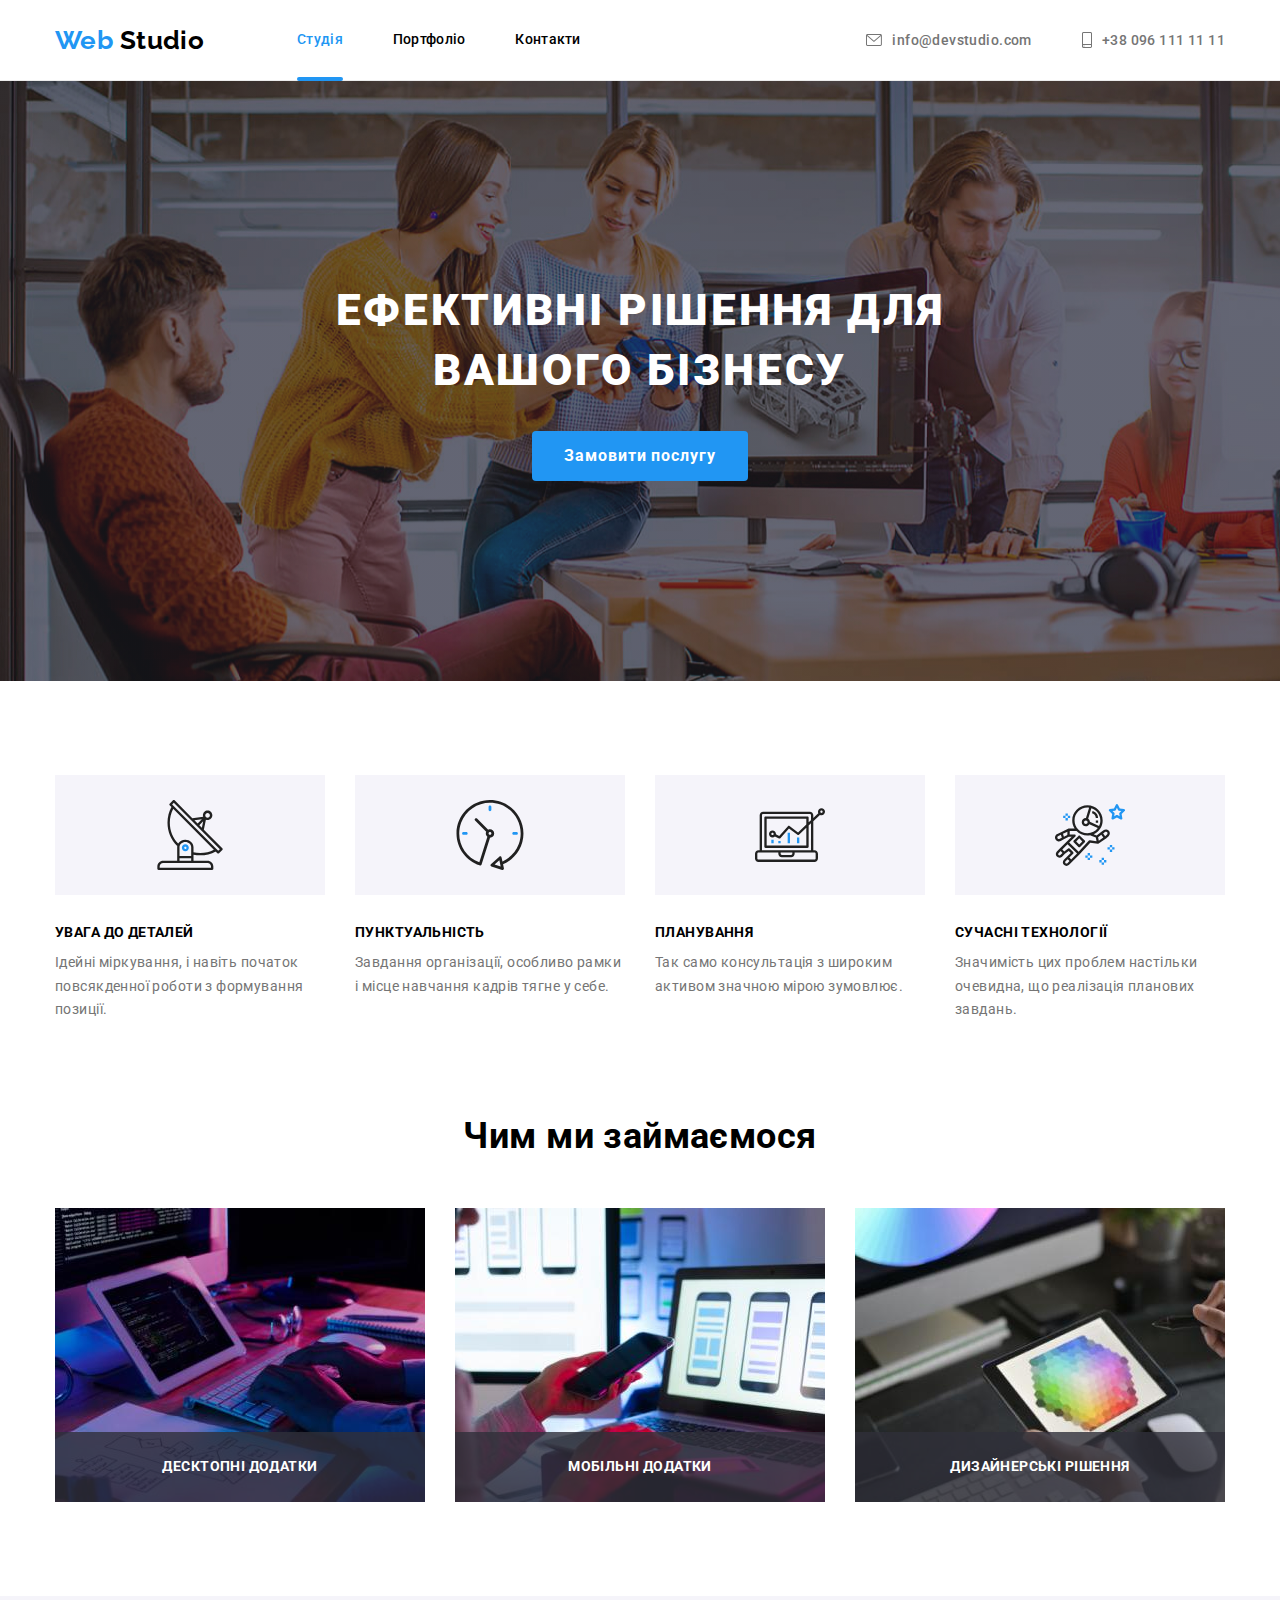
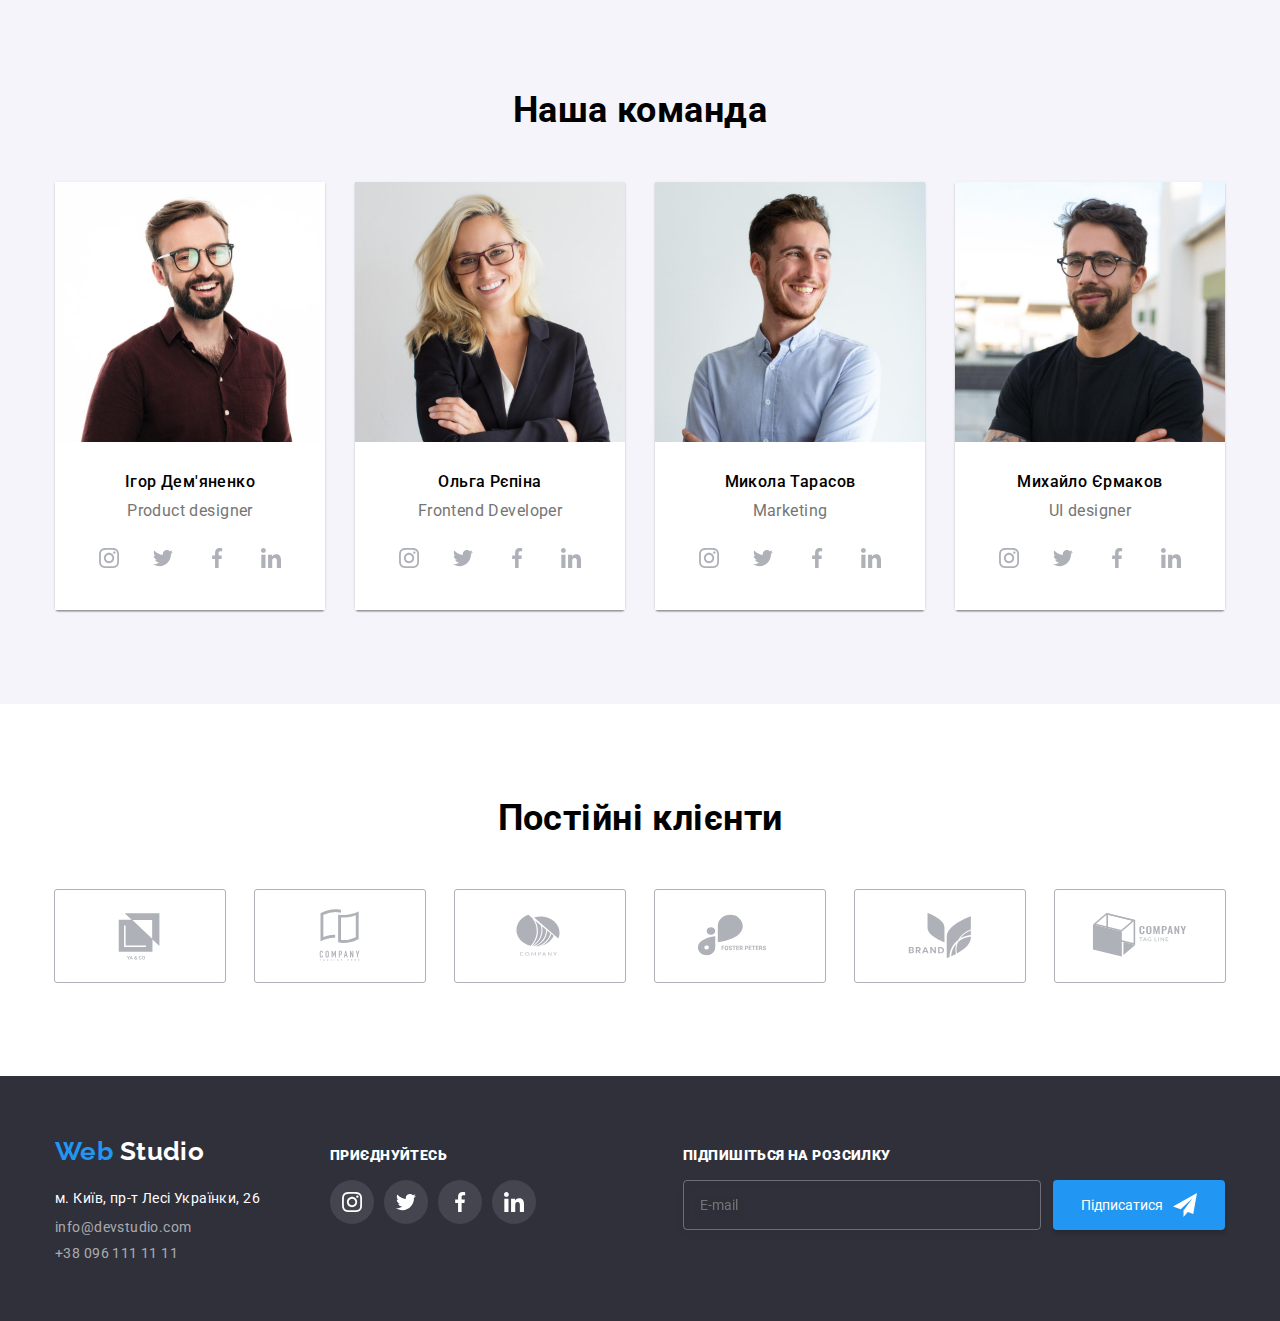
<file: index.html>
<!DOCTYPE html>
<html lang="uk">
	<head>
		<meta charset="UTF-8" />
		<meta http-equiv="X-UA-Compatible" content="IE=edge" />
		<meta name="viewport" content="width=device-width, initial-scale=1.0" />
		<title>Студія</title>
		<link href="https://fonts.googleapis.com/css2?family=Raleway:wght@700&family=Roboto:wght@400;500;700;900&display=swap" rel="stylesheet" />
		<link rel="stylesheet" href="css/normalize.css" />
		<link rel="stylesheet" href="css/styles.css" />
	</head>
	<body>
		<header class="header">
			<div class="container">
				<nav class="nav">
					<a href="#" class="logo">
						<span class="logo__blue">Web</span>
						Studio
					</a>
					<ul class="nav__list list">
						<li class="nav__list__item"><a href="#" class="nav__list__item__link current link">Студія</a></li>
						<li class="nav__list__item">
							<a href="./portfolio.html" class="nav__list__item__link link">Портфоліо</a>
						</li>
						<li class="nav__list__item"><a href="#" class="nav__list__item__link link">Контакти</a></li>
					</ul>
				</nav>
				<ul class="contacts-list list">
					<li class="contacts-list__item">
						<a href="mailto:info@devstudio.com" class="mail contact">
							<svg class="mail-icon" width="16" height="12">
								<use href="./images/icons.svg#icon-envelope"></use>
							</svg>
							info@devstudio.com
						</a>
					</li>
					<li class="contacts-list__item">
						<a href="tel:+380961111111" class="tel contact">
							<svg class="tel-icon" width="10" height="16">
								<use href="./images/icons.svg#icon-smartphone"></use>
							</svg>
							+38 096 111 11 11
						</a>
					</li>
				</ul>
			</div>
		</header>
		<main>
			<section class="hero section">
				<h1 class="hero__title">Ефективні рішення для вашого бізнесу</h1>
				<button data-modal-open type="button" class="hero__button">Замовити послугу</button>
			</section>
			<section class="benefits section">
				<div class="container">
					<h1 class="visually-hidden">Наші переваги</h1>
					<ul class="benefits__list list">
						<li class="benefits__list__item">
							<div class="benefits__list__icon">
								<svg width="70" height="70">
									<use href="./images/icons.svg#icon-antenna-1"></use>
								</svg>
							</div>
							<div class="benefit">
								<h3 class="benefit__title">УВАГА ДО ДЕТАЛЕЙ</h3>
								<p class="benefit__text">Ідейні міркування, і навіть початок повсякденної роботи з формування позиції.</p>
							</div>
						</li>
						<li class="benefits__list__item">
							<div class="benefits__list__icon">
								<svg width="70" height="70">
									<use href="./images/icons.svg#icon-clock-1"></use>
								</svg>
							</div>
							<div class="benefit">
								<h3 class="benefit__title">ПУНКТУАЛЬНІСТЬ</h3>
								<p class="benefit__text">Завдання організації, особливо рамки і місце навчання кадрів тягне у себе.</p>
							</div>
						</li>
						<li class="benefits__list__item">
							<div class="benefits__list__icon">
								<svg width="70" height="70">
									<use href="./images/icons.svg#icon-diagram-1"></use>
								</svg>
							</div>
							<div class="benefit">
								<h3 class="benefit__title">ПЛАНУВАННЯ</h3>
								<p class="benefit__text">Так само консультація з широким активом значною мірою зумовлює.</p>
							</div>
						</li>
						<li class="benefits__list__item">
							<div class="benefits__list__icon">
								<svg width="70" height="70">
									<use href="./images/icons.svg#icon-astronaut-1"></use>
								</svg>
							</div>
							<div class="benefit">
								<h3 class="benefit__title">СУЧАСНІ ТЕХНОЛОГІЇ</h3>
								<p class="benefit__text">Значимість цих проблем настільки очевидна, що реалізація планових завдань.</p>
							</div>
						</li>
					</ul>
				</div>
			</section>
			<section class="work section">
				<h2 class="work__title description">Чим ми займаємося</h2>
				<div class="container">
					<ul class="work__list list">
						<li class="work__item">
							<img src="images/box_1.jpg" alt="Розробка" width="370" />
							<p class="work__inscription">Десктопні додатки</p>
						</li>
						<li class="work__item">
							<img src="images/box_2.jpg" alt="Мультиплатформність" width="370" />
							<p class="work__inscription">Мобільні додатки</p>
						</li>
						<li class="work__item">
							<img src="images/box_3.jpg" alt="Дизайн" width="370" />
							<p class="work__inscription">Дизайнерські рішення</p>
						</li>
					</ul>
				</div>
			</section>
			<section class="team section">
				<div class="container">
					<h2 class="team__title description">Наша команда</h2>
					<ul class="team__list list">
						<li class="team__item">
							<img src="images/tc1.jpg" alt="Product designer" width="270" />
							<div class="person-card">
								<h3 class="team__name">Ігор Дем'яненко</h3>
								<p class="team__role">Product designer</p>
								<ul class="social-list list">
									<li>
										<a href="#" class="social-list__link">
											<svg class="social-list__link__icon" width="20" height="20">
												<use href="./images/icons.svg#icon-instagram-2"></use>
											</svg>
										</a>
									</li>
									<li>
										<a href="#" class="social-list__link">
											<svg class="social-list__link__icon" width="20" height="20">
												<use href="./images/icons.svg#icon-twitter-1"></use>
											</svg>
										</a>
									</li>
									<li>
										<a href="#" class="social-list__link">
											<svg class="social-list__link__icon" width="20" height="20">
												<use href="./images/icons.svg#icon-facebook-1"></use>
											</svg>
										</a>
									</li>
									<li>
										<a href="#" class="social-list__link">
											<svg class="social-list__link__icon" width="20" height="20">
												<use href="./images/icons.svg#icon-linkedin"></use>
											</svg>
										</a>
									</li>
								</ul>
							</div>
						</li>
						<li class="team__item">
							<img src="images/tc2.jpg" alt="Frontend Developer" width="270" />
							<div class="person-card">
								<h3 class="team__name">Ольга Рєпіна</h3>
								<p class="team__role">Frontend Developer</p>
								<ul class="social-list list">
									<li>
										<a href="#" class="social-list__link">
											<svg class="social-list__link__icon" width="20" height="20">
												<use href="./images/icons.svg#icon-instagram-2"></use>
											</svg>
										</a>
									</li>
									<li>
										<a href="#" class="social-list__link">
											<svg class="social-list__link__icon" width="20" height="20">
												<use href="./images/icons.svg#icon-twitter-1"></use>
											</svg>
										</a>
									</li>
									<li>
										<a href="#" class="social-list__link">
											<svg class="social-list__link__icon" width="20" height="20">
												<use href="./images/icons.svg#icon-facebook-1"></use>
											</svg>
										</a>
									</li>
									<li>
										<a href="#" class="social-list__link">
											<svg class="social-list__link__icon" width="20" height="20">
												<use href="./images/icons.svg#icon-linkedin"></use>
											</svg>
										</a>
									</li>
								</ul>
							</div>
						</li>
						<li class="team__item">
							<img src="images/tc3.jpg" alt="Marketing manager" width="270" />
							<div class="person-card">
								<h3 class="team__name">Микола Тарасов</h3>
								<p class="team__role">Marketing</p>
								<ul class="social-list list">
									<li>
										<a href="#" class="social-list__link">
											<svg class="social-list__link__icon" width="20" height="20">
												<use href="./images/icons.svg#icon-instagram-2"></use>
											</svg>
										</a>
									</li>
									<li>
										<a href="#" class="social-list__link">
											<svg class="social-list__link__icon" width="20" height="20">
												<use href="./images/icons.svg#icon-twitter-1"></use>
											</svg>
										</a>
									</li>
									<li>
										<a href="#" class="social-list__link">
											<svg class="social-list__link__icon" width="20" height="20">
												<use href="./images/icons.svg#icon-facebook-1"></use>
											</svg>
										</a>
									</li>
									<li>
										<a href="#" class="social-list__link">
											<svg class="social-list__link__icon" width="20" height="20">
												<use href="./images/icons.svg#icon-linkedin"></use>
											</svg>
										</a>
									</li>
								</ul>
							</div>
						</li>
						<li class="team__item">
							<img src="images/tc4.jpg" alt="UI designer" width="270" />
							<div class="person-card">
								<h3 class="team__name">Михайло Єрмаков</h3>
								<p class="team__role">UI designer</p>
								<ul class="social-list list">
									<li>
										<a href="#" class="social-list__link">
											<svg class="social-list__link__icon" width="20" height="20">
												<use href="./images/icons.svg#icon-instagram-2"></use>
											</svg>
										</a>
									</li>
									<li>
										<a href="#" class="social-list__link">
											<svg class="social-list__link__icon" width="20" height="20">
												<use href="./images/icons.svg#icon-twitter-1"></use>
											</svg>
										</a>
									</li>
									<li>
										<a href="#" class="social-list__link">
											<svg class="social-list__link__icon" width="20" height="20">
												<use href="./images/icons.svg#icon-facebook-1"></use>
											</svg>
										</a>
									</li>
									<li>
										<a href="#" class="social-list__link">
											<svg class="social-list__link__icon" width="20" height="20">
												<use href="./images/icons.svg#icon-linkedin"></use>
											</svg>
										</a>
									</li>
								</ul>
							</div>
						</li>
					</ul>
				</div>
			</section>
			<section class="clients section">
				<h2 class="clients__title description">Постійні клієнти</h2>
				<ul class="clients__list list">
					<li>
						<a href="#" class="clients__list__link">
							<svg class="clients__list__link__icon" width="106" height="60">
								<use href="./images/icons.svg#icon-Logo5"></use>
							</svg>
						</a>
					</li>
					<li>
						<a href="#" class="clients__list__link">
							<svg class="clients__list__link__icon" width="106" height="60">
								<use href="./images/icons.svg#icon-Logo4"></use>
							</svg>
						</a>
					</li>
					<li>
						<a href="#" class="clients__list__link">
							<svg class="clients__list__link__icon" width="106" height="60">
								<use href="./images/icons.svg#icon-Logo3"></use>
							</svg>
						</a>
					</li>
					<li>
						<a href="#" class="clients__list__link">
							<svg class="clients__list__link__icon" width="106" height="60">
								<use href="./images/icons.svg#icon-Logo2"></use>
							</svg>
						</a>
					</li>
					<li>
						<a href="#" class="clients__list__link">
							<svg class="clients__list__link__icon" width="106" height="60">
								<use href="./images/icons.svg#icon-Logo1"></use>
							</svg>
						</a>
					</li>
					<li>
						<a href="#" class="clients__list__link">
							<svg class="clients__list__link__icon" width="106" height="60">
								<use href="./images/icons.svg#icon-Logo6"></use>
							</svg>
						</a>
					</li>
				</ul>
			</section>
		</main>
		<footer class="footer">
			<div class="container">
				<div class="location">
					<a href="#" class="logo">
						<span class="logo__blue">Web</span>
						Studio
					</a>
					<address class="address">
						<ul class="address__list list">
							<li class="address__list__item">
								<a
									href="https://www.google.com.ua/maps/place/%D0%B1%D1%83%D0%BB.+%D0%9B%D0%B5%D1%81%D0%B8+%D0%A3%D0%BA%D1%80%D0%B0%D0%B8%D0%BD%D0%BA%D0%B8,+26,+%D0%9A%D0%B8%D0%B5%D0%B2,+02000/@50.4265841,30.5361918,17z/data=!3m1!4b1!4m5!3m4!1s0x40d4cf0e033ecbe9:0x57a4dffefec77da0!8m2!3d50.4265807!4d30.5383859?hl=ru"
									target="_blank"
									rel="noopener noreferrer"
									class="address__list__item__coor"
								>
									м. Київ, пр-т Лесі Українки, 26
								</a>
							</li>
							<li class="address__list__item">
								<a href="mailto:info@devstudio.com" class="address__list__item__mail contact">info@devstudio.com</a>
							</li>
							<li class="address__list__item"><a href="tel:+380961111111" class="address__list__item__tel contact">+38 096 111 11 11</a></li>
						</ul>
					</address>
				</div>
				<div class="social-container">
					<p class="social-container__title description"><b>Приєднуйтесь</b></p>
					<ul class="social-container__list">
						<li>
							<a href="#" class="social-container__list__link">
								<svg class="social-container__list__link__icon" width="20" height="20">
									<use href="./images/icons.svg#icon-instagram-2"></use>
								</svg>
							</a>
						</li>
						<li>
							<a href="#" class="social-container__list__link">
								<svg class="social-container__list__link__icon" width="20" height="20">
									<use href="./images/icons.svg#icon-twitter-1"></use>
								</svg>
							</a>
						</li>
						<li>
							<a href="#" class="social-container__list__link">
								<svg class="social-container__list__link__icon" width="20" height="20">
									<use href="./images/icons.svg#icon-facebook-1"></use>
								</svg>
							</a>
						</li>
						<li>
							<a href="#" class="social-container__list__link">
								<svg class="social-container__list__link__icon" width="20" height="20">
									<use href="./images/icons.svg#icon-linkedin"></use>
								</svg>
							</a>
						</li>
					</ul>
				</div>
				<div class="join-us">
					<p class="join-us__title description"><b>Підпишіться на розсилку</b></p>
					<form class="footer-form">
						<label>
							<input type="email" name="email" placeholder="E-mail" class="email" />
						</label>
						<button type="submit" class="subscribe">
							Підписатися
							<svg class="subscribe-icon" width="24" height="24">
								<use href="./images/icons.svg#icon-plane"></use>
							</svg>
						</button>
					</form>
				</div>
			</div>
		</footer>
		<div class="backdrop is-hidden" data-modal>
			<div class="modal">
				<form class="form-field">
					<p class="legend">Залиште свої дані, ми вам передзвонимо</p>
					<label class="human name">
						Ім'я
						<input type="text" name="name" class="person-input" required />
						<svg class="form-icon" width="18" height="18">
							<use href="./images/icons.svg#icon-id"></use>
						</svg>
					</label>
					<label class="human phone">
						Телефон
						<input type="text" name="phone" class="person-input" required />
						<svg class="form-icon" width="18" height="18">
							<use href="./images/icons.svg#icon-phone"></use>
						</svg>
					</label>
					<label class="human post">
						Пошта
						<input type="text" name="mail" class="person-input" required />
						<svg class="form-icon" width="18" height="18">
							<use href="./images/icons.svg#icon-convert"></use>
						</svg>
					</label>
					<label class="human feedback">
						Коментар
						<textarea class="feedback" placeholder="Введіть текст"></textarea>
					</label>
					<label class="form-agreement">
						<input type="checkbox" name="check" class="agreement-checkbox visually-hidden" required />
						<svg class="agreement-icon" width="16" height="15">
							<use href="./images/icons.svg#icon-square" class="agreement-icon-uncheck"></use>
							<use href="./images/icons.svg#icon-check" class="agreement-icon-check"></use>
						</svg>
						<p>
							Погоджуюся з розсилкою та приймаю
							<a href="#" class="agreement-link">Умови договору</a>
						</p>
					</label>
					<button type="submit" class="form-submit">Відправити</button>
				</form>
				<button class="close button" data-modal-close>
					<svg class="close-icon" width="18" height="18">
						<use href="./images/icons.svg#icon-close"></use>
					</svg>
				</button>
			</div>
		</div>
		<script src="./js/modal-file.js"></script>
	</body>
</html>
</file>
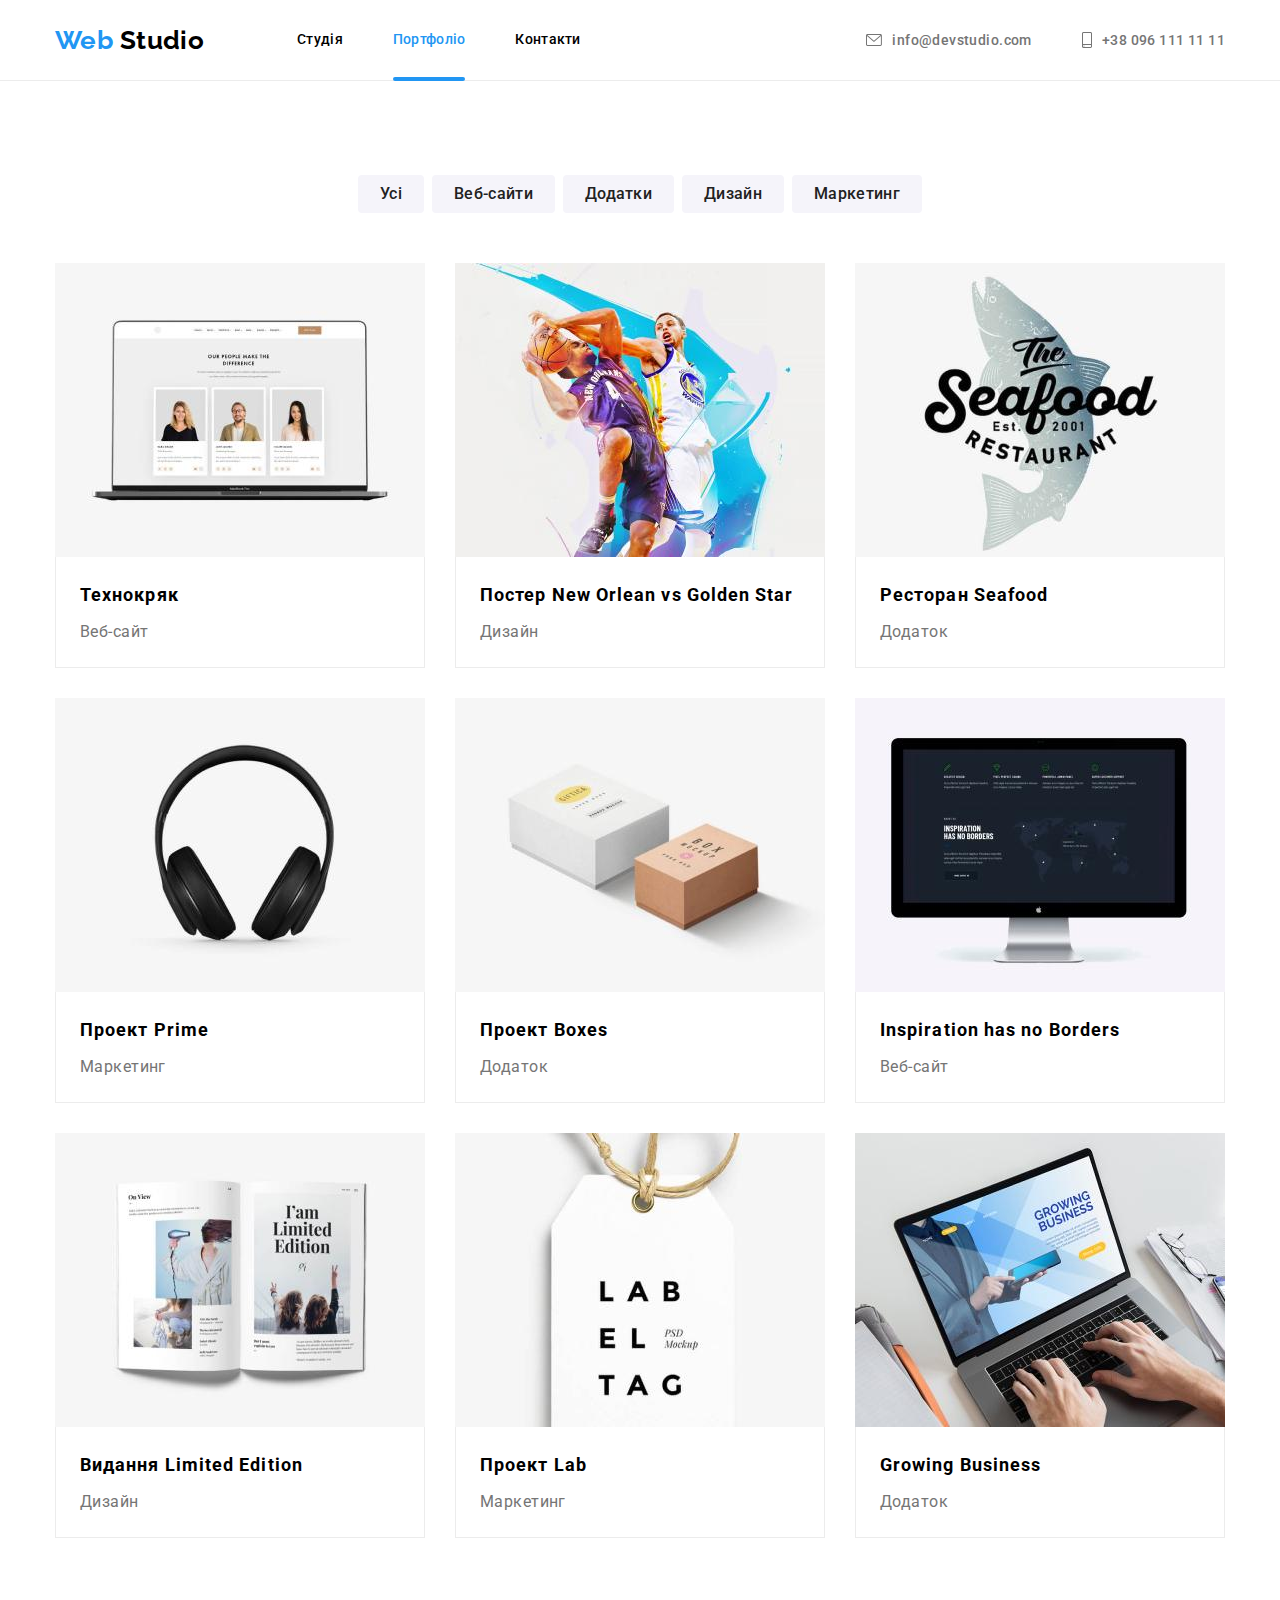
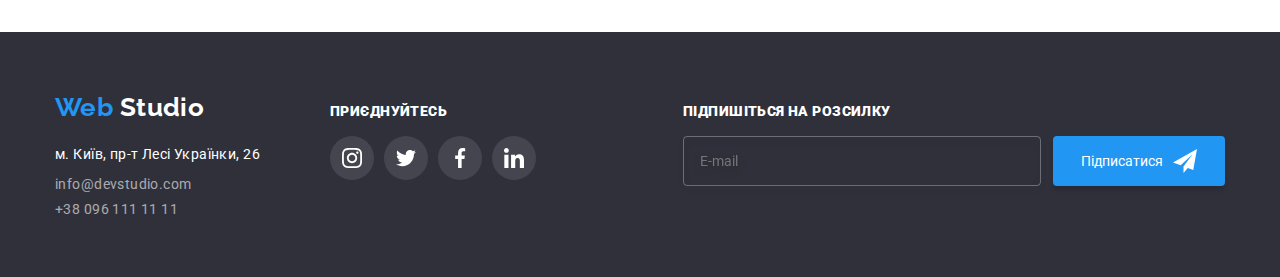
<file: portfolio.html>
<!DOCTYPE html>
<html lang="uk">
	<head>
		<meta charset="UTF-8" />
		<meta http-equiv="X-UA-Compatible" content="IE=edge" />
		<meta name="viewport" content="width=device-width, initial-scale=1.0" />
		<title>Портфоліо</title>
		<link href="https://fonts.googleapis.com/css2?family=Raleway:wght@700&family=Roboto:wght@400;500;700;900&display=swap" rel="stylesheet" />
		<link rel="stylesheet" href="css/normalize.css" />
		<link rel="stylesheet" href="css/styles.css" />
	</head>
	<body>
		<header class="header">
			<div class="container">
				<nav class="nav">
					<a href="#" class="logo">
						<span class="logo__blue">Web</span>
						Studio
					</a>
					<ul class="nav__list list">
						<li class="nav__list__item"><a href="./index.html" class="nav__list__item__link link">Студія</a></li>
						<li class="nav__list__item">
							<a href="#" class="nav__list__item__link current link">Портфоліо</a>
						</li>
						<li class="nav__list__item"><a href="#" class="nav__list__item__link link">Контакти</a></li>
					</ul>
				</nav>
				<ul class="contacts-list list">
					<li class="contacts-list__item">
						<a href="mailto:info@devstudio.com" class="mail contact">
							<svg class="mail-icon" width="16" height="12">
								<use href="./images/icons.svg#icon-envelope"></use>
							</svg>
							info@devstudio.com
						</a>
					</li>
					<li class="contacts-list__item">
						<a href="tel:+380961111111" class="tel contact">
							<svg class="tel-icon" width="10" height="16">
								<use href="./images/icons.svg#icon-smartphone"></use>
							</svg>
							+38 096 111 11 11
						</a>
					</li>
				</ul>
			</div>
		</header>
		<main>
			<section class="main section">
				<div class="container">
					<h1 class="visually-hidden">Наші роботи</h1>
					<ul class="buttons-list">
						<li><button type="button" class="button">Усі</button></li>
						<li><button type="button" class="button">Веб-сайти</button></li>
						<li><button type="button" class="button">Додатки</button></li>
						<li><button type="button" class="button">Дизайн</button></li>
						<li><button type="button" class="button">Маркетинг</button></li>
					</ul>
					<ul class="portfolio-list list">
						<li>
							<a href="#" class="portfolio-list__project-card">
								<div class="card-description">
									<img src="images/project0.jpg" alt="Проект веб-сайту" width="370" />
									<p class="floating-text">
										Ресурс пропонує комплексні пропозиції з різним рівнем функціоналу та сервісів. Все це дозволить відвідувачу отримати вичерпні відомості про
										компанію чи приватну особу.
									</p>
								</div>
								<div class="portfolio-list__card">
									<h3 class="portfolio-list__card__title">Технокряк</h3>
									<p class="portfolio-list__card__text">Веб-сайт</p>
								</div>
							</a>
						</li>
						<li>
							<a href="#" class="portfolio-list__project-card">
								<div class="card-description">
									<img src="images/project.jpg" alt="Постер матчу з баскетболу" width="370" />
									<p class="floating-text">
										Ресурс пропонує комплексні пропозиції з різним рівнем функціоналу та сервісів. Все це дозволить відвідувачу отримати вичерпні відомості про
										компанію чи приватну особу.
									</p>
								</div>
								<div class="portfolio-list__card">
									<h2 class="portfolio-list__card__title">Постер New Orlean vs Golden Star</h2>
									<p class="portfolio-list__card__text">Дизайн</p>
								</div>
							</a>
						</li>
						<li>
							<a href="#" class="portfolio-list__project-card">
								<div class="card-description">
									<img src="images/project1.jpg" alt="Лого ресторану морепродуктів" width="370" />
									<p class="floating-text">
										Ресурс пропонує комплексні пропозиції з різним рівнем функціоналу та сервісів. Все це дозволить відвідувачу отримати вичерпні відомості про
										компанію чи приватну особу.
									</p>
								</div>
								<div class="portfolio-list__card">
									<h3 class="portfolio-list__card__title">Ресторан Seafood</h3>
									<p class="portfolio-list__card__text">Додаток</p>
								</div>
							</a>
						</li>
						<li>
							<a href="#" class="portfolio-list__project-card">
								<div class="card-description">
									<img src="images/project2.jpg" alt="Навушники" width="370" />
									<p class="floating-text">
										Ресурс пропонує комплексні пропозиції з різним рівнем функціоналу та сервісів. Все це дозволить відвідувачу отримати вичерпні відомості про
										компанію чи приватну особу.
									</p>
								</div>
								<div class="portfolio-list__card">
									<h3 class="portfolio-list__card__title">Проект Prime</h3>
									<p class="portfolio-list__card__text">Маркетинг</p>
								</div>
							</a>
						</li>
						<li>
							<a href="#" class="portfolio-list__project-card">
								<div class="card-description">
									<img src="images/project3.jpg" alt="Дві коробки різного кольору" width="370" />
									<p class="floating-text">
										Ресурс пропонує комплексні пропозиції з різним рівнем функціоналу та сервісів. Все це дозволить відвідувачу отримати вичерпні відомості про
										компанію чи приватну особу.
									</p>
								</div>
								<div class="portfolio-list__card">
									<h3 class="portfolio-list__card__title">Проект Boxes</h3>
									<p class="portfolio-list__card__text">Додаток</p>
								</div>
							</a>
						</li>
						<li>
							<a href="#" class="portfolio-list__project-card">
								<div class="card-description">
									<img src="images/project4.jpg" alt="Монітор з картою світу" width="370" />
									<p class="floating-text">
										Ресурс пропонує комплексні пропозиції з різним рівнем функціоналу та сервісів. Все це дозволить відвідувачу отримати вичерпні відомості про
										компанію чи приватну особу.
									</p>
								</div>
								<div class="portfolio-list__card">
									<h3 class="portfolio-list__card__title">Inspiration has no Borders</h3>
									<p class="portfolio-list__card__text">Веб-сайт</p>
								</div>
							</a>
						</li>
						<li>
							<a href="#" class="portfolio-list__project-card">
								<div class="card-description">
									<img src="images/project5.jpg" alt="Відкритий глянцевий журнал" width="370" />
									<p class="floating-text">
										Ресурс пропонує комплексні пропозиції з різним рівнем функціоналу та сервісів. Все це дозволить відвідувачу отримати вичерпні відомості про
										компанію чи приватну особу.
									</p>
								</div>
								<div class="portfolio-list__card">
									<h3 class="portfolio-list__card__title">Видання Limited Edition</h3>
									<p class="portfolio-list__card__text">Дизайн</p>
								</div>
							</a>
						</li>
						<li>
							<a href="#" class="portfolio-list__project-card">
								<div class="card-description">
									<img src="images/project6.jpg" alt="Бірка з назвою проекту" width="370" />
									<p class="floating-text">
										Ресурс пропонує комплексні пропозиції з різним рівнем функціоналу та сервісів. Все це дозволить відвідувачу отримати вичерпні відомості про
										компанію чи приватну особу.
									</p>
								</div>
								<div class="portfolio-list__card">
									<h3 class="portfolio-list__card__title">Проект Lab</h3>
									<p class="portfolio-list__card__text">Маркетинг</p>
								</div>
							</a>
						</li>
						<li>
							<a href="#" class="portfolio-list__project-card">
								<div class="card-description">
									<img src="images/project7.jpg" alt="Людина працює у додатку за ноутбуком" width="370" />
									<p class="floating-text">
										Ресурс пропонує комплексні пропозиції з різним рівнем функціоналу та сервісів. Все це дозволить відвідувачу отримати вичерпні відомості про
										компанію чи приватну особу.
									</p>
								</div>
								<div class="portfolio-list__card">
									<h3 class="portfolio-list__card__title">Growing Business</h3>
									<p class="portfolio-list__card__text">Додаток</p>
								</div>
							</a>
						</li>
					</ul>
				</div>
			</section>
		</main>
		<footer class="footer">
			<div class="container">
				<div class="location">
					<a href="#" class="logo">
						<span class="logo__blue">Web</span>
						Studio
					</a>
					<address class="address">
						<ul class="address__list list">
							<li class="address__list__item">
								<a
									href="https://www.google.com.ua/maps/place/%D0%B1%D1%83%D0%BB.+%D0%9B%D0%B5%D1%81%D0%B8+%D0%A3%D0%BA%D1%80%D0%B0%D0%B8%D0%BD%D0%BA%D0%B8,+26,+%D0%9A%D0%B8%D0%B5%D0%B2,+02000/@50.4265841,30.5361918,17z/data=!3m1!4b1!4m5!3m4!1s0x40d4cf0e033ecbe9:0x57a4dffefec77da0!8m2!3d50.4265807!4d30.5383859?hl=ru"
									target="_blank"
									rel="noopener noreferrer"
									class="address__list__item__coor"
								>
									м. Київ, пр-т Лесі Українки, 26
								</a>
							</li>
							<li class="address__list__item">
								<a href="mailto:info@devstudio.com" class="address__list__item__mail contact">info@devstudio.com</a>
							</li>
							<li class="address__list__item"><a href="tel:+380961111111" class="address__list__item__tel contact">+38 096 111 11 11</a></li>
						</ul>
					</address>
				</div>
				<div class="social-container">
					<p class="social-container__title description"><b>Приєднуйтесь</b></p>
					<ul class="social-container__list">
						<li>
							<a href="#" class="social-container__list__link">
								<svg class="social-container__list__link__icon" width="20" height="20">
									<use href="./images/icons.svg#icon-instagram-2"></use>
								</svg>
							</a>
						</li>
						<li>
							<a href="#" class="social-container__list__link">
								<svg class="social-container__list__link__icon" width="20" height="20">
									<use href="./images/icons.svg#icon-twitter-1"></use>
								</svg>
							</a>
						</li>
						<li>
							<a href="#" class="social-container__list__link">
								<svg class="social-container__list__link__icon" width="20" height="20">
									<use href="./images/icons.svg#icon-facebook-1"></use>
								</svg>
							</a>
						</li>
						<li>
							<a href="#" class="social-container__list__link">
								<svg class="social-container__list__link__icon" width="20" height="20">
									<use href="./images/icons.svg#icon-linkedin"></use>
								</svg>
							</a>
						</li>
					</ul>
				</div>
				<div class="join-us">
					<p class="join-us__title description"><b>Підпишіться на розсилку</b></p>
					<form class="footer-form">
						<label>
							<input type="email" name="email" placeholder="E-mail" class="email" />
						</label>
						<button type="submit" class="subscribe">
							Підписатися
							<svg class="subscribe-icon" width="24" height="24">
								<use href="./images/icons.svg#icon-plane"></use>
							</svg>
						</button>
					</form>
				</div>
			</div>
		</footer>
	</body>
</html>
</file>
<file: css/styles.css>
:root {
	--main-background-color: #ffffff;
	--first-background-color: #2f303a;
	--second-background-color: #f5f4fa;
	--third-background-color: #2196f3;
	--inscription-bg: rgba(47, 48, 58, 0.8);
	--main-color: black;
	--first-color: #2196f3;
	--second-color: #757575;
	--third-color: rgba(255, 255, 255, 60%);
	--fourth-color: white;
	--border-color: #ececec;
	--second-border-color: #afb1b8;
	--fourth-background-color: rgba(255, 255, 255, 0.1);
	--color-hero: rgba(47, 48, 58, 0.4);
	--icons-color: #afb1b8;
	--portfolio-card: rgba(33, 150, 243, 0.9);
	--for-buttons: #212121;
	--input-border: rgba(33, 33, 33, 0.2);
	--form-button-hover: #188ce8;
}
*,
*:before,
*:after {
	box-sizing: border-box;
}
body {
	font-family: "Roboto", "Raleway", sans-serif;
	font-size: 14px;
	letter-spacing: 0.03em;
}

/* -----------UTILITIES----------- */
.list,
.buttons-list,
.social-container__list {
	list-style: none;
	margin: 0;
	padding: 0;
}
h1,
h2,
h3,
h4,
h5,
h6,
p {
	margin: 0;
	padding: 0;
}

.container {
	width: 1200px;
	padding: 0 15px;
	margin: 0 auto;
}

img {
	display: block;
	max-width: 100%;
	height: auto;
}

.visually-hidden {
	position: absolute;
	width: 1px;
	height: 1px;
	margin: -1px;
	border: 0;
	padding: 0;

	white-space: nowrap;
	clip-path: inset(100%);
	clip: rect(0 0 0 0);
	overflow: hidden;
}
.section {
	padding: 94px 0;
}

/* UTILITIES */

/* HEADER */

.header {
	border-bottom: 1px solid var(--border-color);
	padding: 0 25px;
}

.logo {
	font-family: "Raleway";
	font-size: 26px;
	font-weight: 700;
	line-height: 1.19;
	text-align: left;
}

.logo .logo__blue {
	color: var(--first-color);
}

.logo:visited {
	color: var(--main-color);
}

.header .logo,
.nav__list__item__link,
.mail,
.tel,
.contact {
	text-decoration: none;
}

.header .logo,
.nav__list__item__link {
	color: var(--main-color);

	transition-property: color;
	transition-duration: 250ms;
	transition-timing-function: cubic-bezier(0.4, 0, 0.2, 1);
}

.header .mail,
.tel {
	color: var(--second-color);
	font-weight: 500;
	display: flex;
	align-items: center;

	transition-property: color;
	transition-duration: 250ms;
	transition-timing-function: cubic-bezier(0.4, 0, 0.2, 1);
}

.header .current {
	color: var(--first-color);
	position: relative;
}

.current::after {
	position: absolute;
	content: "";
	bottom: -1px;
	left: 0px;

	width: 100%;
	height: 4px;

	border-radius: 4px;
	background-color: var(--first-color);
}

.contact:hover,
.contact:focus {
	color: var(--first-color);
}

.nav__list__item__link:hover,
.nav__list__item__link:focus {
	color: var(--first-color);
}

.nav__list__item {
	font-weight: 500;
	line-height: 1.14;
	letter-spacing: 0.02em;
	text-align: center;
}

.header .list {
	display: flex;
	gap: 50px;
}

.link {
	display: block;
	padding: 32px 0;
}

.contacts-list {
	display: flex;
	gap: 50px;
	margin-left: auto;

	transition-property: color;
	transition-duration: 250ms;
	transition-timing-function: cubic-bezier(0.4, 0, 0.2, 1);
}

.header .container {
	display: flex;
	align-items: center;
}

.nav {
	display: flex;
	align-items: center;
	gap: 93px;
}
/* ICONS */
.mail-icon,
.tel-icon {
	margin-right: 10px;
	fill: currentColor;
}

/* HEADER END */

/* BODY */
.main .buttons-list .button {
	font-size: 16px;
	font-weight: 500;
	line-height: 1.625;
	letter-spacing: 0.02em;
	border: none;
	border-radius: 4px;
	text-align: center;
	font-family: inherit;
	padding: 6px 22px;
	color: var(--for-buttons);
	background-color: var(--second-background-color);
	cursor: pointer;

	transition-property: color, background-color, box-shadow;
	transition-duration: 250ms;
	transition-timing-function: cubic-bezier(0.4, 0, 0.2, 1);
}
.main .buttons-list {
	display: flex;
	gap: 8px;
	justify-content: center;
	margin-bottom: 50px;
}

.main .buttons-list .button:hover,
.main .buttons-list .button:focus {
	color: var(--fourth-color);
	background-color: var(--third-background-color);
	box-shadow: 0px 3px 1px rgba(0, 0, 0, 0.1), 0px 1px 2px rgba(0, 0, 0, 0.08), 0px 2px 2px rgba(0, 0, 0, 0.12);
}

.portfolio-list {
	display: flex;
	flex-wrap: wrap;
	gap: 30px;
}
.portfolio-list__card {
	padding: 20px 24px;

	border-left: 1px solid var(--border-color);
	border-right: 1px solid var(--border-color);
	border-bottom: 1px solid var(--border-color);
}

.portfolio-list__card__title {
	font-size: 18px;
	font-weight: 700;
	line-height: 2;
	letter-spacing: 0.06em;
	color: var(--main-color);
	margin-bottom: 4px;
}

.portfolio-list__card__text {
	font-size: 16px;
	line-height: 1.875;
	color: var(--second-color);
	margin: 0;
}

.hero {
	background-color: var(--first-background-color);
	text-align: center;
	padding: 200px 0;
	background-size: cover;
	background: linear-gradient(var(--color-hero), var(--color-hero)), url("../images/hero.jpg"), no-repeat left top;
	max-width: 1600px;
	margin-left: auto;
	margin-right: auto;
}

.hero__title {
	margin-bottom: 30px;
	margin-left: auto;
	margin-right: auto;
	text-align: center;
	width: 696px;

	font-size: 44px;
	font-weight: 900;
	line-height: 1.36;
	letter-spacing: 0.06em;
	color: var(--fourth-color);
	text-transform: uppercase;
}

.hero__button {
	padding: 10px 32px;

	color: var(--fourth-color);
	background-color: var(--third-background-color);
	font-family: inherit;
	font-size: 16px;
	font-weight: 700;
	line-height: 1.875;
	letter-spacing: 0.06em;
	border: none;
	border-radius: 4px;
	cursor: pointer;
}

/* MODAL */

.modal {
	position: absolute;
	top: 50%;
	left: 50%;
	transform: translate(-50%, -50%);
	padding: 40px;

	width: 528px;
	height: 581px;

	background-color: var(--main-background-color);
	border-radius: 4px;
	box-shadow: 0px 1px 3px rgba(0, 0, 0, 0.12), 0px 1px 1px rgba(0, 0, 0, 0.14), 0px 2px 1px rgba(0, 0, 0, 0.2);
}

.backdrop.is-hidden {
	visibility: hidden;
	opacity: 0;
	pointer-events: none;
}

.backdrop {
	position: fixed;
	top: 0;
	left: 0;

	width: 100%;
	height: 100%;

	background-color: var(--inscription-bg);

	opacity: 1;
	visibility: visible;

	transition-property: opacity, visibility;
	transition-duration: 250ms;
	transition-timing-function: cubic-bezier(0.4, 0, 0.2, 1);
}

.close.button {
	position: absolute;
	top: 8px;
	right: 8px;

	width: 30px;
	height: 30px;

	border-radius: 50%;
	border: 1px solid rgba(0, 0, 0, 0.1);
	box-shadow: 0px 1px 3px rgba(0, 0, 0, 0.12), 0px 1px 1px rgba(0, 0, 0, 0.14), 0px 2px 1px rgba(0, 0, 0, 0.2);

	display: flex;
	justify-content: center;
	align-items: center;

	transition-property: fill, border;
	transition-duration: 250ms;
	transition-timing-function: cubic-bezier(0.4, 0, 0.2, 1);
}

.close.button:hover,
.close.button:focus {
	fill: var(--first-color);
	border: 1px solid var(--first-color);
	cursor: pointer;
}

/* MODAL END */

.benefits .container {
	padding: 0 15px;
}

.benefits {
	padding-bottom: 0;
}
.benefits .benefit {
	display: flex;
	flex-direction: column;
	width: 270px;
	text-align: left;
}

.benefits__list .item + .item {
	margin-left: 30px;
}
.benefits__list {
	display: flex;
	flex-wrap: wrap;
	gap: 30px;
}

.benefit .benefit__title {
	margin-bottom: 10px;
	font-size: inherit;
	font-weight: 700;
	line-height: 1.14;
}

.benefit .benefit__text {
	line-height: 1.71;
	color: var(--second-color);
}

.work__list {
	display: flex;
	flex-wrap: wrap;
	gap: 30px;
}

.work__title {
	text-align: center;
	margin-bottom: 50px;
	padding-top: 0;
}

.work__item {
	position: relative;
}

.work__inscription {
	position: absolute;
	left: 0px;
	bottom: 0px;

	width: 100%;
	height: 70px;

	display: flex;
	align-items: center;
	justify-content: center;

	background-color: var(--inscription-bg);
	font-weight: 700;
	line-height: 1.14;
	color: var(--fourth-color);
	text-transform: uppercase;
}

.description {
	font-size: 36px;
	font-weight: 700;
	line-height: 1.16;
}

.team {
	background-color: var(--second-background-color);
}

.team__list {
	display: flex;
	flex-wrap: wrap;
	gap: 30px;
}
.team__item {
	box-shadow: 0px 1px 3px rgba(0, 0, 0, 0.12), 0px 1px 1px rgba(0, 0, 0, 0.14), 0px 2px 1px rgba(0, 0, 0, 0.2);
	border-radius: 0px 0px 4px 4px;
}

.team__title {
	text-align: center;
	margin-bottom: 50px;
}

.team__name {
	font-size: 16px;
	font-weight: 500;
	line-height: 1.187;
	text-align: center;
	margin-bottom: 10px;
}

.team__role {
	font-size: 16px;
	line-height: 1.187;
	color: var(--second-color);
	text-align: center;
}

.team .person-card {
	padding: 30px 32px;
	background-color: var(--fourth-color);
}

.portfolio-list__project-card {
	display: block;

	transition-property: box-shadow;
	transition-duration: 250ms;
	transition-timing-function: cubic-bezier(0.4, 0, 0.2, 1);
}

.portfolio-list__project-card:hover,
.portfolio-list__project-card:focus {
	box-shadow: 0px 1px 1px rgba(0, 0, 0, 0.12), 0px 4px 4px rgba(0, 0, 0, 0.06), 1px 4px 6px rgba(0, 0, 0, 0.16);
}

.card-description {
	position: relative;
	overflow: hidden;
}

.floating-text {
	position: absolute;
	top: 0;
	left: 0;
	transform: translateY(100%);
	padding: 63px 24px;

	width: 100%;
	height: 100%;

	background-color: var(--portfolio-card);
	font-family: inherit;
	font-size: 18px;
	line-height: 1.55;
	text-align: left;
	color: var(--fourth-color);

	transition-property: transform;
	transition-duration: 250ms;
	transition-timing-function: cubic-bezier(0.4, 0, 0.2, 1);
}

.portfolio-list__project-card:hover .floating-text,
.portfolio-list__project-card:focus .floating-text {
	transform: translateY(0);
}

/* ICONS */
.benefits__list__icon {
	display: flex;
	align-items: center;
	justify-content: center;
	height: 120px;
	background-color: var(--second-background-color);
	margin-bottom: 30px;
}

.social-list {
	display: flex;
	justify-content: space-between;
	padding-top: 16px;
}

.social-list__link {
	color: var(--icons-color);
	border-radius: 50%;
	width: 44px;
	height: 44px;
	display: flex;
	align-items: center;
	justify-content: center;

	transition-property: color, background-color;
	transition-duration: 250ms;
	transition-timing-function: cubic-bezier(0.4, 0, 0.2, 1);
}
.social-list__link:hover,
.social-list__link:focus {
	background-color: var(--third-background-color);
	color: var(--fourth-color);
}

.social-list__link__icon {
	fill: currentColor;
}

.clients__title {
	text-align: center;
	margin-bottom: 50px;
	padding-top: 0;
}

.clients__list {
	display: flex;
	align-items: center;
	justify-content: center;
	gap: 30px;
	flex-wrap: wrap;
}

.clients__list__link {
	color: var(--icons-color);
	border-radius: 2px;
	width: 170px;
	height: 92px;
	display: flex;
	align-items: center;
	justify-content: center;
	outline: 1px solid var(--second-border-color);

	transition-property: color, outline-color;
	transition-duration: 250ms;
	transition-timing-function: cubic-bezier(0.4, 0, 0.2, 1);
}

.clients__list__link:hover,
.clients__list__link:focus {
	color: var(--first-color);
	outline-color: var(--first-color);
}
.clients__list__link__icon {
	fill: currentColor;
}
/* ICONS */

/* BODY END */
/* FOOTER */

.footer {
	background-color: var(--first-background-color);
	padding: 60px 0;
}

.footer .logo,
.mail,
.tel,
.address__list__item__coor,
.portfolio-list__project-card {
	text-decoration: none;
}

.location .logo {
	color: var(--fourth-color);
	margin-bottom: 20px;
}
.location .logo:visited {
	color: var(--fourth-color);
}

.address__list__item__coor {
	color: var(--fourth-color);

	transition-property: color;
	transition-duration: 250ms;
	transition-timing-function: cubic-bezier(0.4, 0, 0.2, 1);
}

.address__list__item__coor:hover,
.address__list__item__coor:focus {
	color: var(--first-color);
}

.address__list__item__mail,
.address__list__item__tel {
	color: var(--third-color);

	transition-property: color;
	transition-duration: 250ms;
	transition-timing-function: cubic-bezier(0.4, 0, 0.2, 1);
}

.footer .tel:hover,
.footer .tel:focus {
	color: var(--first-color);
}

.address__list__item__coor,
address__list__item__mail,
address__list__item__tel {
	font-size: 14px;
	line-height: 1.71;
	letter-spacing: 0.03em;
}
.address__list__item + .address__list__item {
	margin-top: 9px;
}

.address {
	font-style: normal;
}

.footer .container {
	display: flex;
	align-items: baseline;
}

.location {
	display: flex;
	flex-direction: column;
	margin-right: 70px;
}

.social-container__title,
.join-us__title {
	text-align: center;
	color: var(--fourth-color);
	text-transform: uppercase;
	text-align: left;
	margin-bottom: 16px;
	font-style: normal;
	font-weight: 700;
	line-height: 1.14;
	font-size: 14px;
}

.social-container__list {
	display: flex;
	gap: 10px;
}

.social-container__list__link {
	color: var(--fourth-color);
	background-color: var(--fourth-background-color);
	border-radius: 50%;
	width: 44px;
	height: 44px;
	display: flex;
	align-items: center;
	justify-content: center;

	transition-property: color, background-color;
	transition-duration: 250ms;
	transition-timing-function: cubic-bezier(0.4, 0, 0.2, 1);
}

.social-container__list__link:hover,
.social-container__list__link:focus {
	background-color: var(--third-background-color);
	color: var(--fourth-color);
}

.social-container__list__link__icon {
	fill: currentColor;
}

/* --------FORMS-------- */

/* FOOTER FORM*/

.footer-form {
	display: flex;
}
.social-container {
	margin-right: auto;
}
.email {
	height: 50px;
	width: 358px;
	padding-left: 16px;

	border: 1px solid rgba(255, 255, 255, 0.3);
	filter: drop-shadow(0px 4px 4px rgba(0, 0, 0, 0.15));
	border-radius: 4px;
	margin-right: 12px;
	background-color: transparent;
	outline: transparent;
	color: var(--main-background-color);
}

.subscribe {
	display: flex;
	align-items: center;
	justify-content: center;
	gap: 10px;

	color: var(--main-background-color);
	background-color: var(--first-color);
	box-shadow: 0px 4px 4px rgba(0, 0, 0, 0.15);
	border-radius: 4px;
	border: none;
	padding: 10px 28px;
	text-align: center;
	cursor: pointer;

	transition-property: background-color;
	transition-duration: 250ms;
	transition-timing-function: cubic-bezier(0.4, 0, 0.2, 1);
}

.subscribe:hover,
.subscribe:focus {
	background-color: var(--form-button-hover);
}

.subscribe-icon {
	fill: currentColor;
}

/* FOOTER FORM END*/

/* MODAL FORM */

.legend {
	margin-bottom: 12px;

	font-size: 20px;
	font-weight: 700;
	line-height: 1.15;
	text-align: center;
}

.human {
	position: relative;
	display: flex;
	flex-direction: column;

	color: var(--second-color);

	font-size: 12px;
	line-height: 1.17;
	letter-spacing: 0.01em;
	text-align: left;
}

.human:not(:last-child) {
	margin-bottom: 10px;
}

.person-input {
	margin-top: 4px;
	padding-left: 36px;

	width: 100%;
	height: 40px;

	border: 1px solid var(--input-border);
	border-radius: 4px;
	outline: none;

	transition-property: border;
	transition-duration: 250ms;
	transition-timing-function: cubic-bezier(0.4, 0, 0.2, 1);
}

.person-input:required,
.agreement-checkbox:required {
	border-color: var(--first-color);
}

.person-input:hover,
.person-input:focus {
	border: 1px solid var(--first-color);
}

.person-input:hover + .form-icon,
.person-input:focus + .form-icon {
	fill: var(--first-color);
}

.form-icon {
	position: absolute;

	top: 50%;
	left: 12px;

	transition-property: fill;
	transition-duration: 250ms;
	transition-timing-function: cubic-bezier(0.4, 0, 0.2, 1);
}

.human .feedback {
	resize: none;

	height: 120px;
	width: 100%;
	padding: 12px 16px;
	margin-top: 4px;

	border: 1px solid var(--input-border);
	border-radius: 4px;
	outline: none;

	transition-property: border;
	transition-duration: 250ms;
	transition-timing-function: cubic-bezier(0.4, 0, 0.2, 1);
}

.human .feedback:hover,
.human .feedback:focus {
	border: 1px solid var(--first-color);
}

.form-agreement {
	display: flex;
	align-items: center;
	justify-content: center;
	gap: 10px;
	margin-top: 20px;
	margin-bottom: 30px;
}

.agreement-icon-uncheck {
	fill: var(--for-buttons);

	transition: opacity;
	transition-duration: 250ms;
	transition-timing-function: cubic-bezier(0.4, 0, 0.2, 1);
}

.agreement-checkbox:checked + .agreement-icon .agreement-icon-uncheck {
	opacity: 0;
}

.agreement-icon-check {
	opacity: 0;
	fill: var(--first-color);
	transition: opacity;
	transition-duration: 250ms;
	transition-timing-function: cubic-bezier(0.4, 0, 0.2, 1);
}

.agreement-checkbox:checked + .agreement-icon .agreement-icon-check {
	opacity: 1;
}

.agreement-link {
	color: var(--first-color);

	line-height: 1.71;
	text-align: left;
}

.form-submit {
	display: block;
	padding: 10px 52px;
	text-align: center;
	margin-left: auto;
	margin-right: auto;

	font-family: inherit;
	font-size: 16px;
	font-weight: 700;
	line-height: 1.86;
	letter-spacing: 0.06em;
	text-align: center;

	color: var(--main-background-color);
	background-color: var(--first-color);
	box-shadow: 0px 4px 4px rgba(0, 0, 0, 0.15);
	border-radius: 4px;
	border: none;

	cursor: pointer;

	transition-property: background-color;
	transition-duration: 250ms;
	transition-timing-function: cubic-bezier(0.4, 0, 0.2, 1);
}

.form-submit:hover,
.form-submit:focus {
	background-color: var(--form-button-hover);
}
</file>
